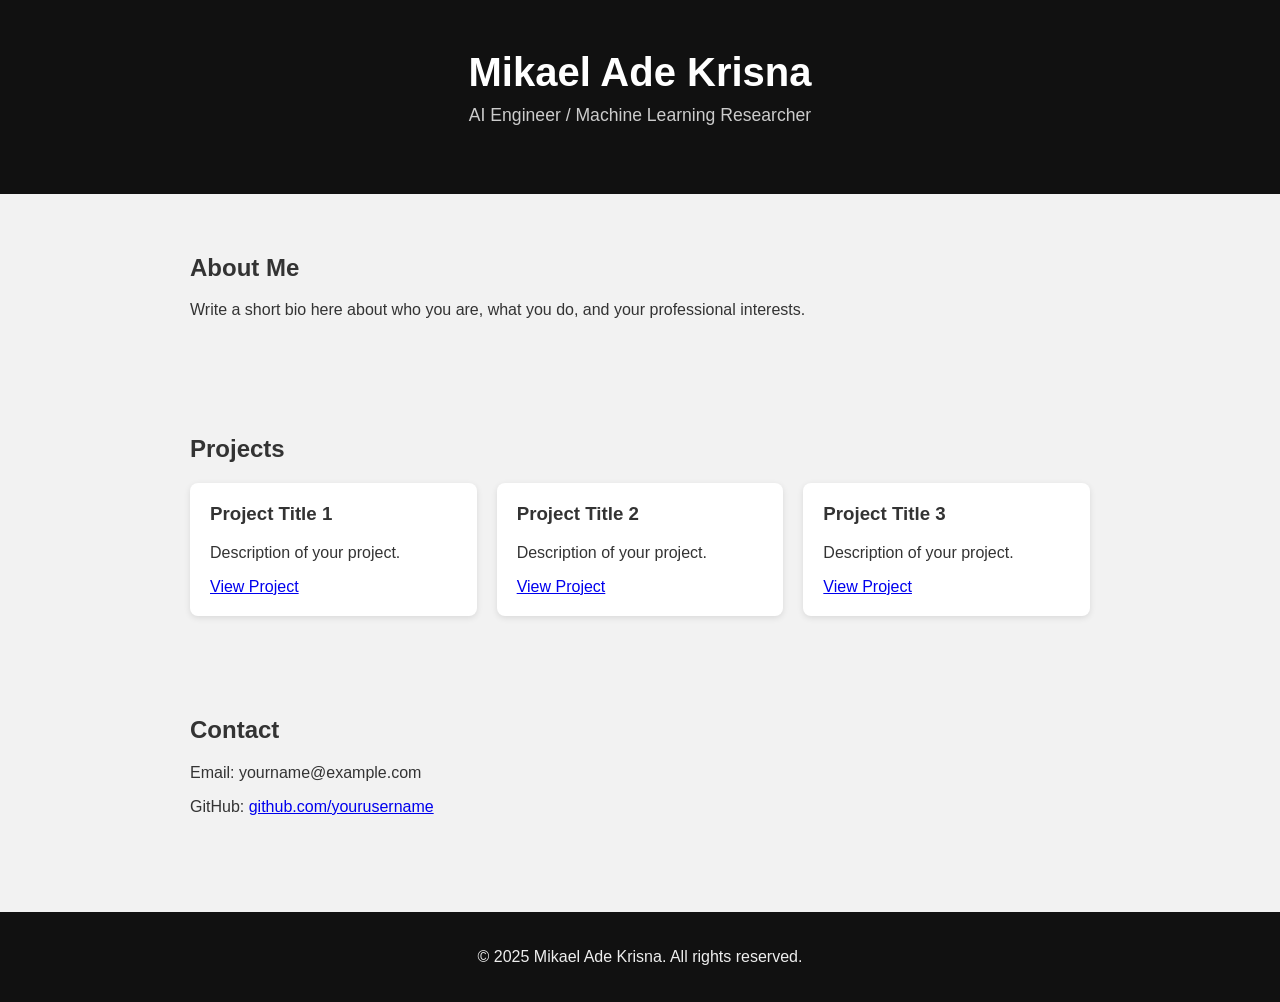
<file: Index.html>
<!DOCTYPE html>
<html lang="en">
<head>
  <meta charset="UTF-8" />
  <meta name="viewport" content="width=device-width, initial-scale=1.0" />
  <title>My Portfolio</title>
  <style>
    body {
      font-family: Arial, sans-serif;
      margin: 0;
      padding: 0;
      background: #f2f2f2;
      color: #333;
    }

    header {
      background: #111;
      color: #fff;
      padding: 50px 0;
      text-align: center;
    }

    header h1 {
      margin: 0;
      font-size: 2.5rem;
    }

    header p {
      margin-top: 10px;
      font-size: 1.1rem;
      color: #ccc;
    }

    section {
      padding: 40px;
      max-width: 900px;
      margin: auto;
    }

    .projects {
      display: grid;
      grid-template-columns: repeat(auto-fit, minmax(250px, 1fr));
      gap: 20px;
    }

    .project-card {
      background: #fff;
      border-radius: 8px;
      padding: 20px;
      box-shadow: 0 2px 6px rgba(0,0,0,0.1);
    }

    .project-card h3 {
      margin-top: 0;
    }

    footer {
      text-align: center;
      padding: 20px;
      background: #111;
      color: #eee;
      margin-top: 40px;
    }
  </style>
</head>
<body>
  <header>
    <h1>Mikael Ade Krisna</h1>
    <p>AI Engineer / Machine Learning Researcher</p>
  </header>

  <section>
    <h2>About Me</h2>
    <p>Write a short bio here about who you are, what you do, and your professional interests.</p>
  </section>

  <section>
    <h2>Projects</h2>
    <div class="projects">
      <div class="project-card">
        <h3>Project Title 1</h3>
        <p>Description of your project.</p>
        <a href="#" target="_blank">View Project</a>
      </div>

      <div class="project-card">
        <h3>Project Title 2</h3>
        <p>Description of your project.</p>
        <a href="#" target="_blank">View Project</a>
      </div>

      <div class="project-card">
        <h3>Project Title 3</h3>
        <p>Description of your project.</p>
        <a href="#" target="_blank">View Project</a>
      </div>
    </div>
  </section>

  <section>
    <h2>Contact</h2>
    <p>Email: yourname@example.com</p>
    <p>GitHub: <a href="https://github.com/yourusername">github.com/yourusername</a></p>
  </section>

  <footer>
    <p>&copy; 2025 Mikael Ade Krisna. All rights reserved.</p>
  </footer>
</body>
</html>
</file>
